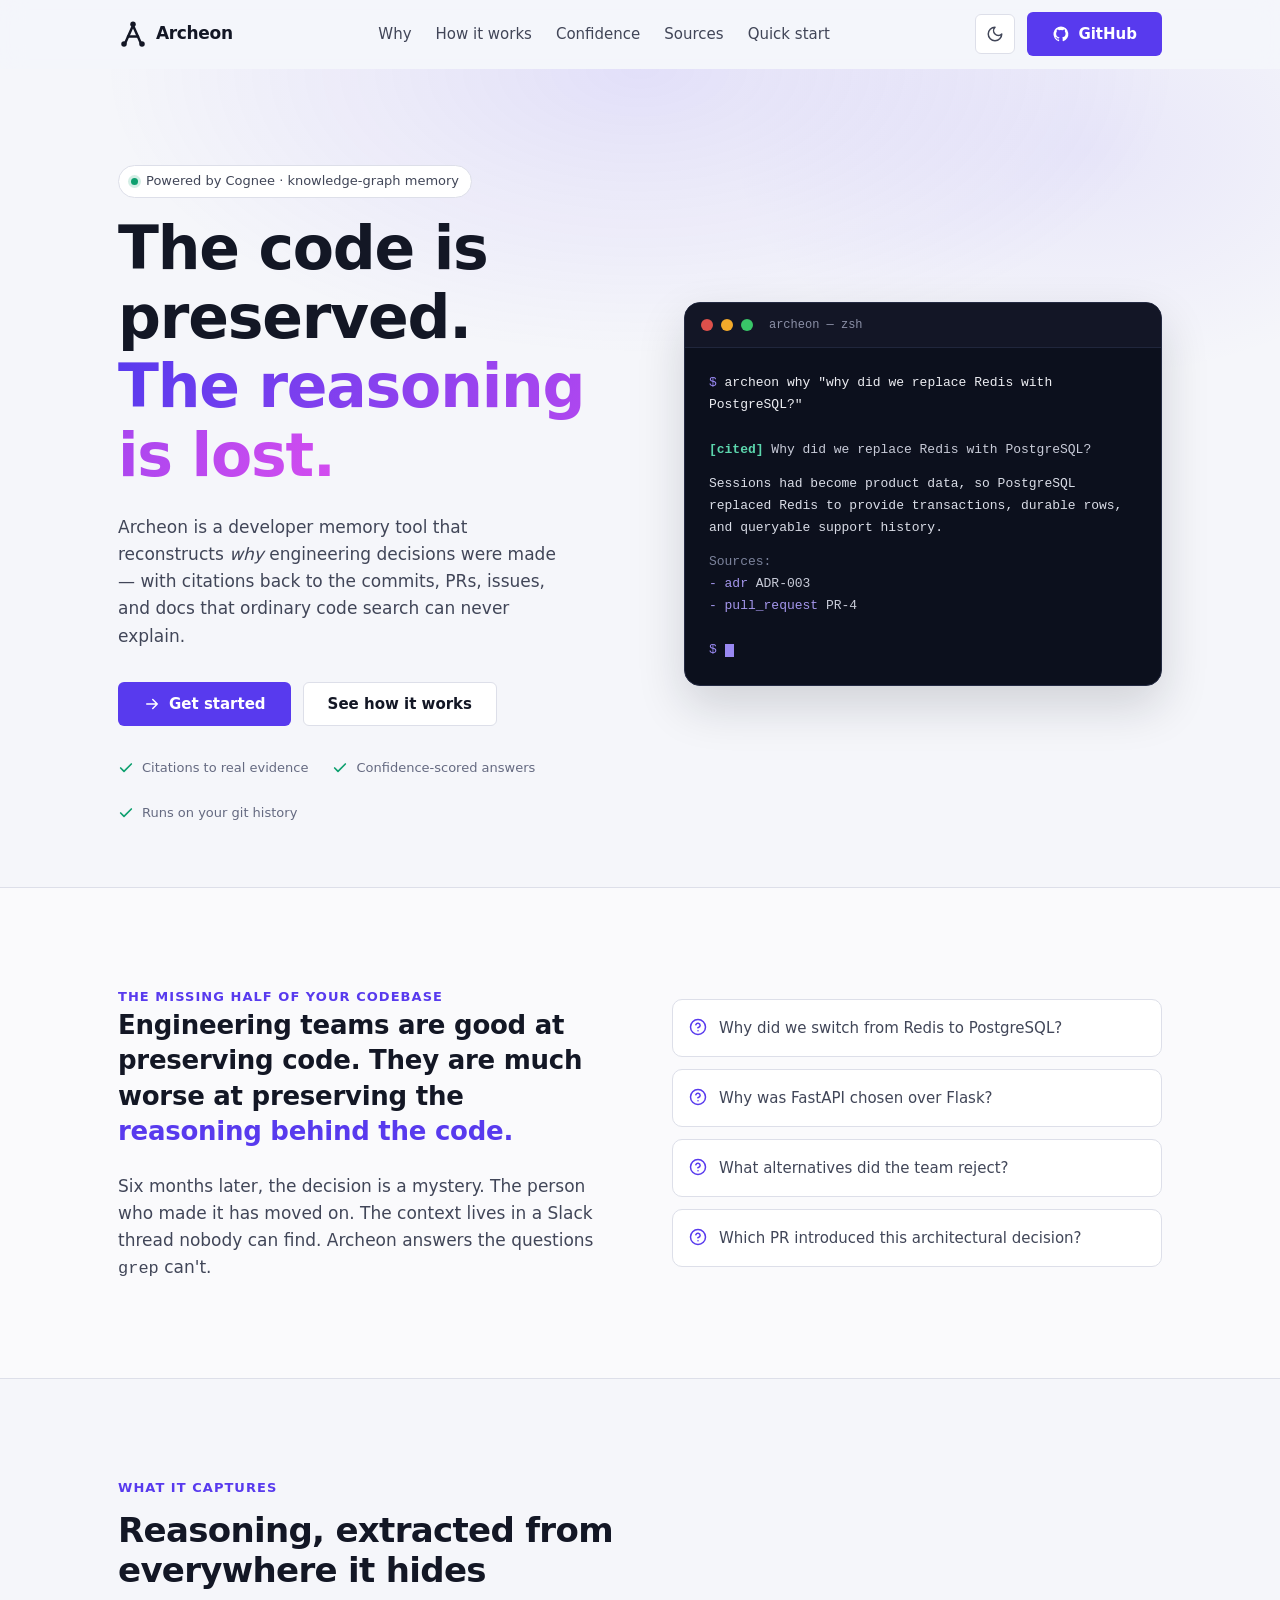
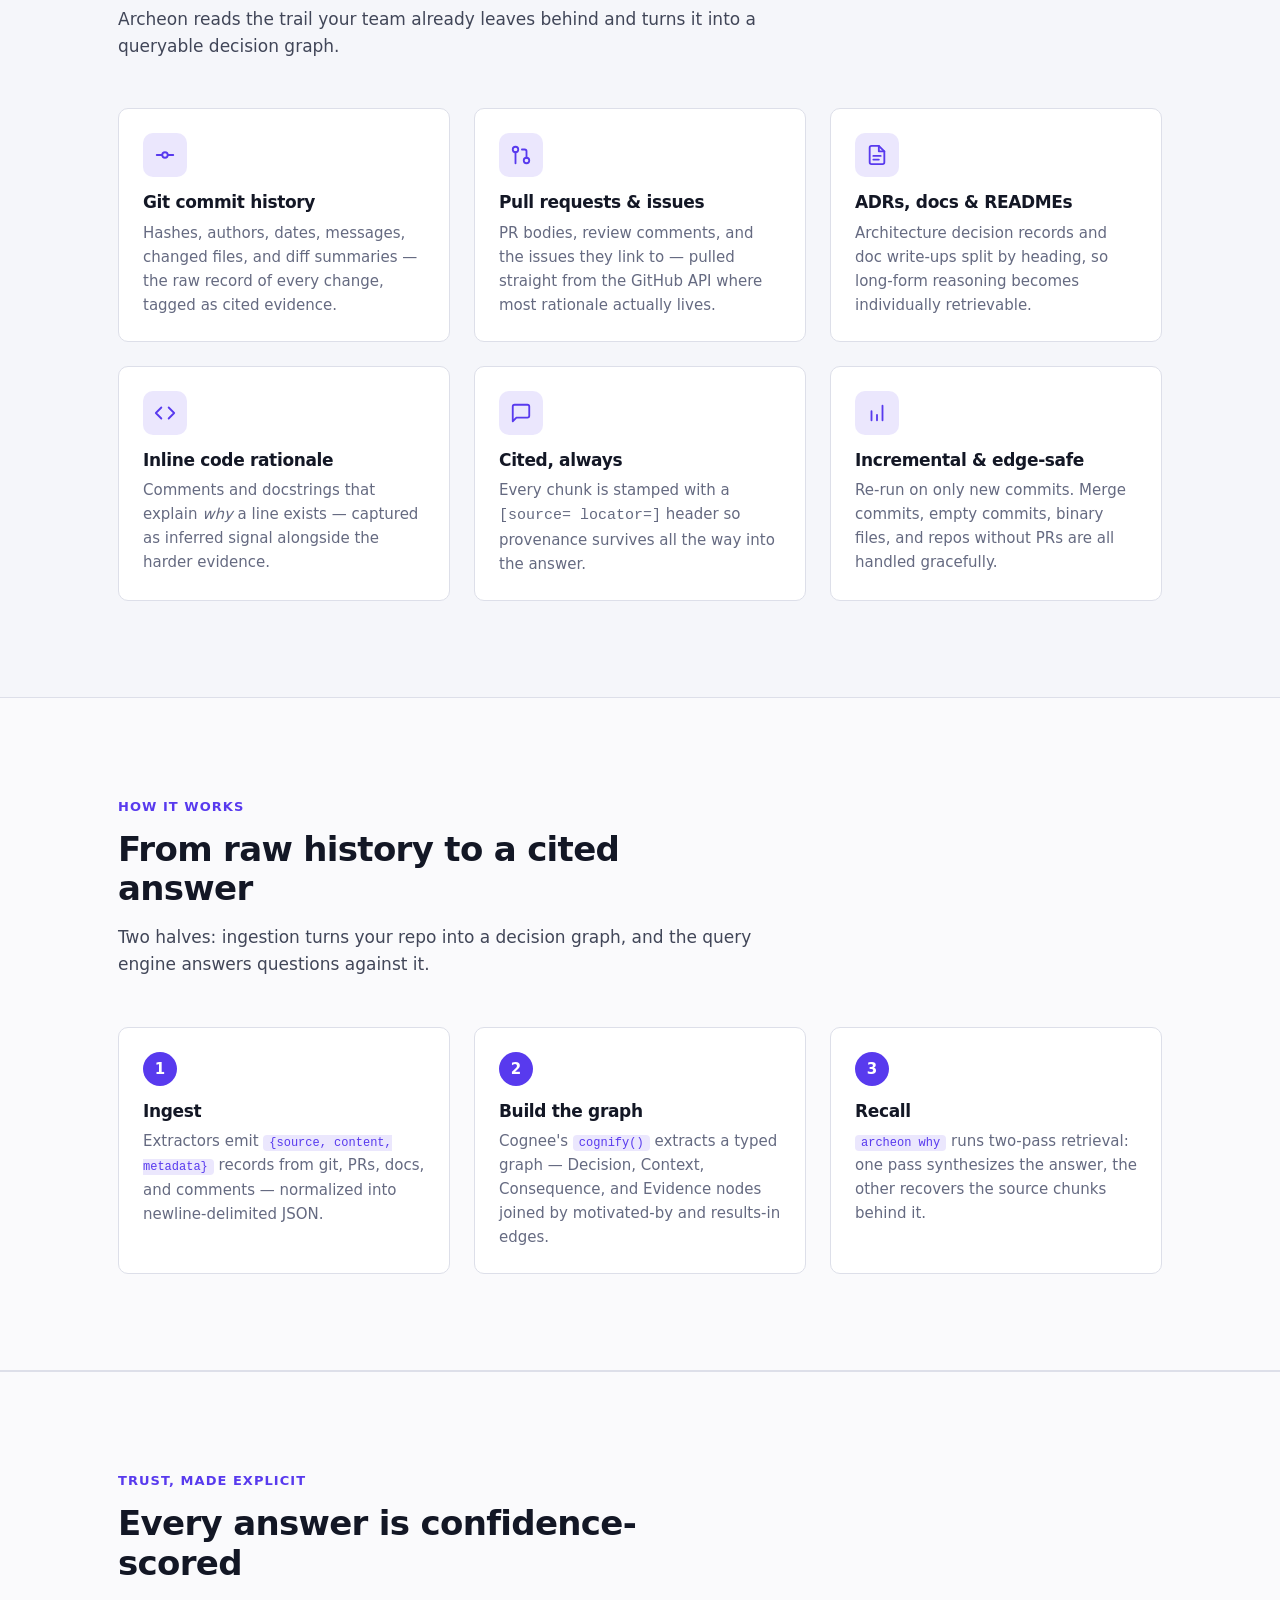
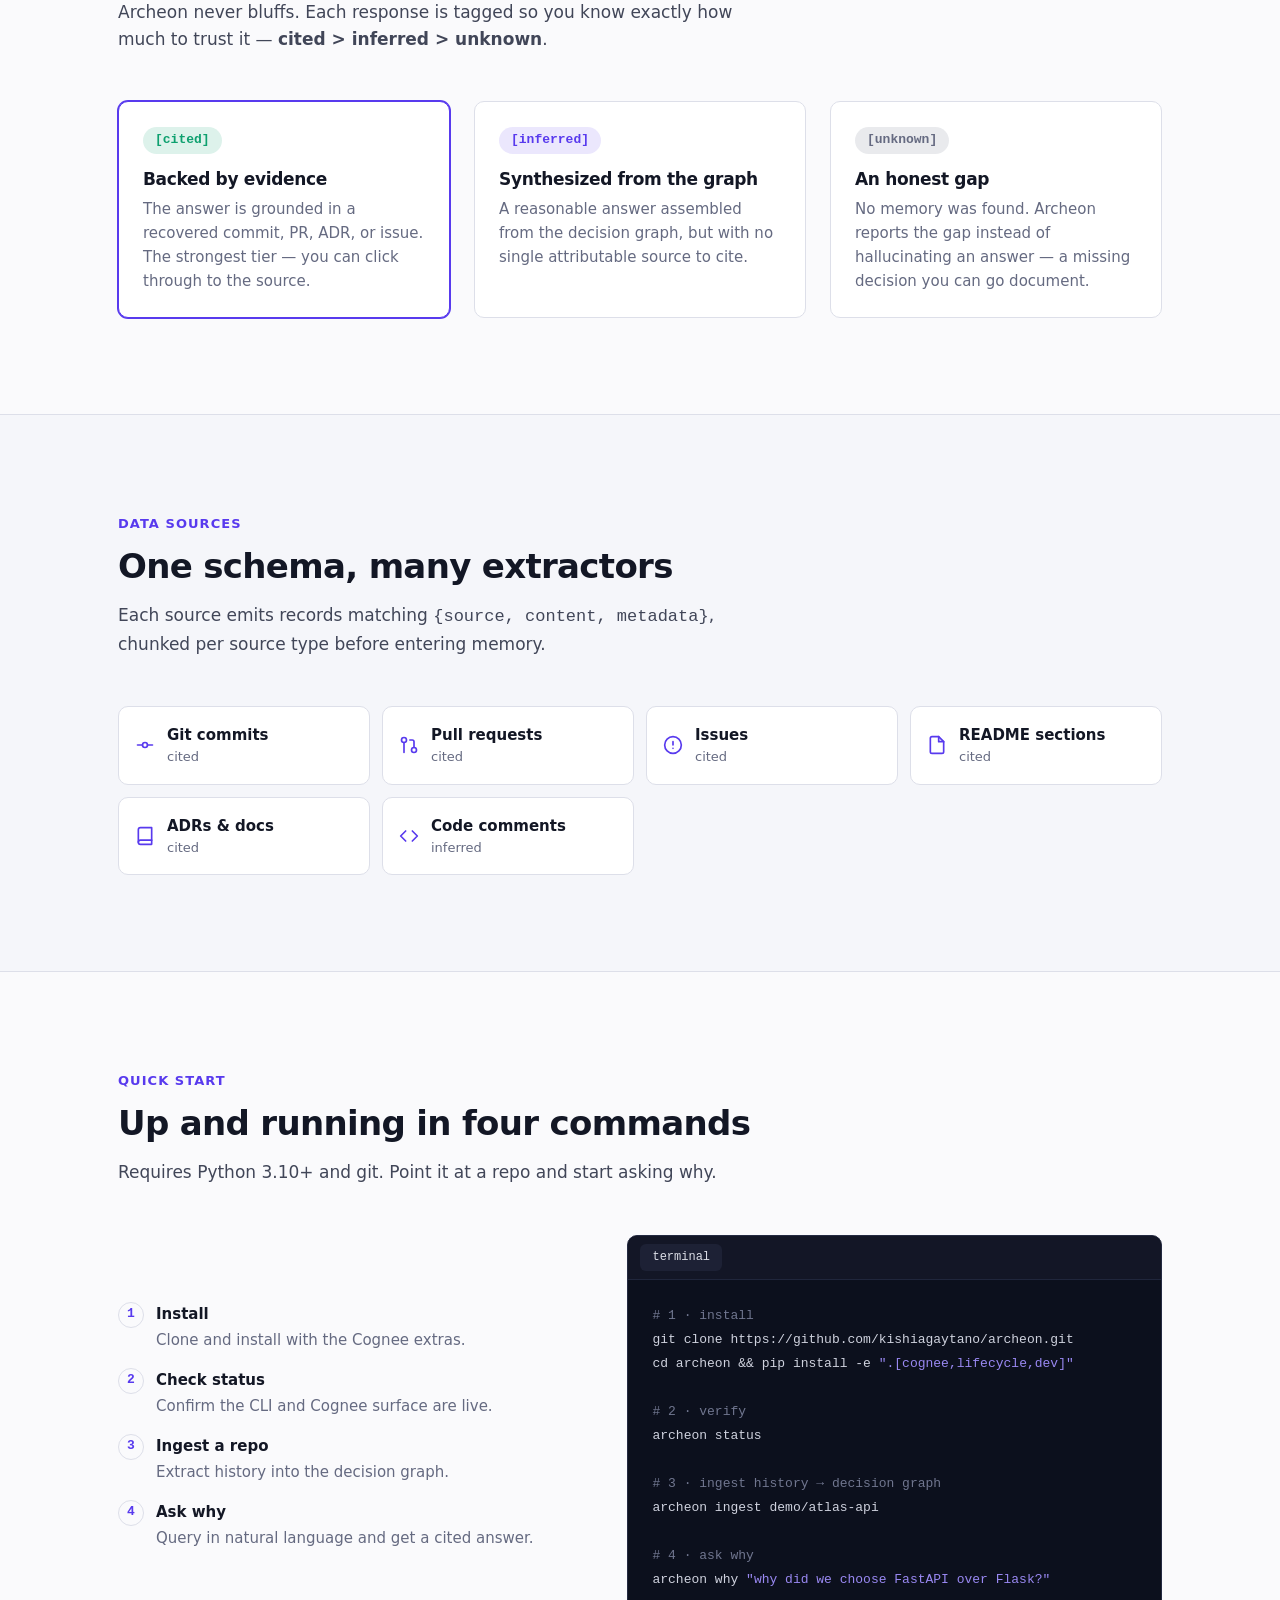
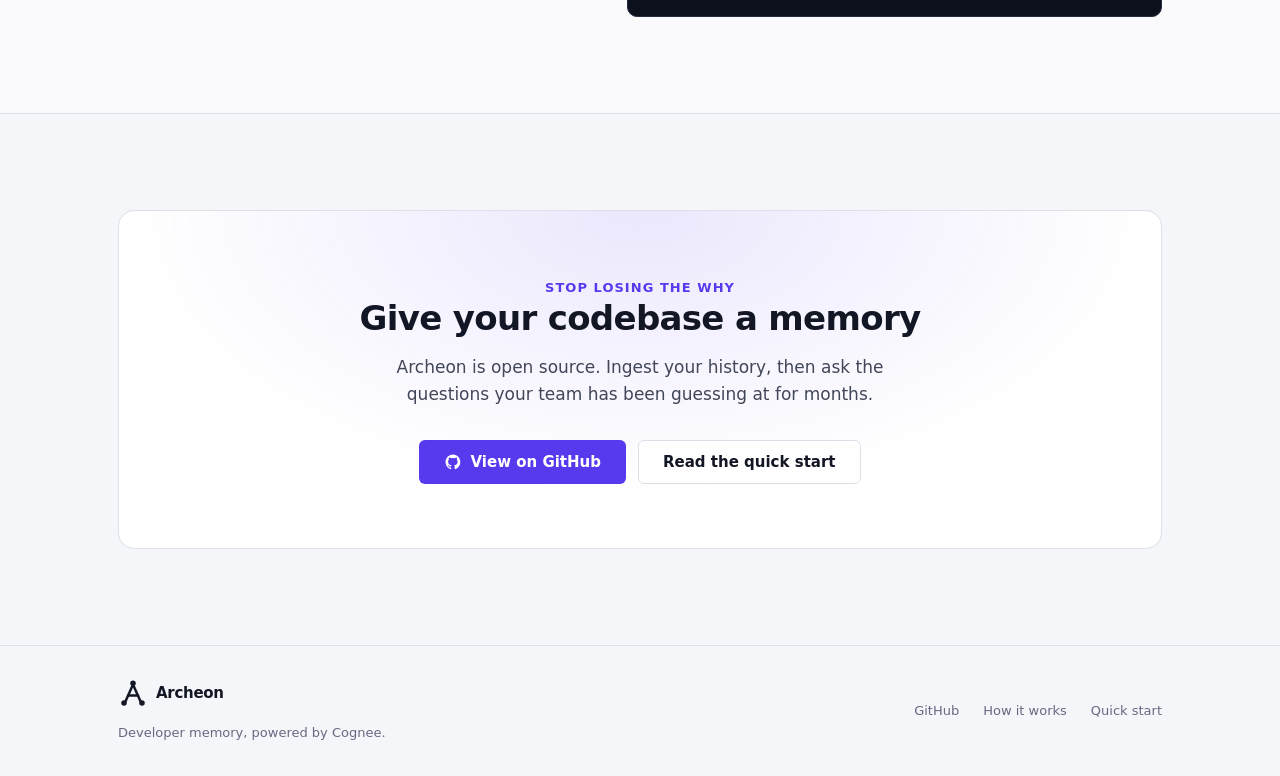
<file: site/index.html>
<!doctype html>
<html lang="en" data-theme="light">
<head>
  <meta charset="utf-8" />
  <meta name="viewport" content="width=device-width, initial-scale=1" />
  <title>Archeon — Developer memory for the "why" behind your code</title>
  <meta name="description" content="Archeon reconstructs why engineering decisions were made — with citations back to the commits, PRs, issues, and docs that ordinary code search can't explain." />
  <meta property="og:title" content="Archeon — Developer memory for the why behind your code" />
  <meta property="og:description" content="Reconstruct why engineering decisions were made, with citations to commits, PRs, issues, and docs." />
  <meta property="og:type" content="website" />
  <link rel="preconnect" href="" />
  <link rel="stylesheet" href="styles.css" />
  <link rel="icon" href="data:image/svg+xml,%3Csvg xmlns='http://www.w3.org/2000/svg' viewBox='0 0 24 24' fill='none' stroke='%23131826' stroke-width='2' stroke-linecap='round' stroke-linejoin='round'%3E%3Cline x1='12' y1='5.2' x2='5.6' y2='19.6'/%3E%3Cline x1='12' y1='5.2' x2='18.4' y2='19.6'/%3E%3Cline x1='8.1' y1='14' x2='15.9' y2='14'/%3E%3Ccircle cx='12' cy='4.2' r='2.2' fill='%23131826' stroke='none'/%3E%3Ccircle cx='4.8' cy='20' r='2.2' fill='%23131826' stroke='none'/%3E%3Ccircle cx='19.2' cy='20' r='2.2' fill='%23131826' stroke='none'/%3E%3C/svg%3E" />
</head>
<body>

  <!-- ============================================================ NAV ===== -->
  <header class="nav" id="nav">
    <div class="container nav-inner">
      <a href="#top" class="brand">
        <svg class="brand-mark" viewBox="0 0 24 24" fill="none" stroke="currentColor" stroke-width="2" stroke-linecap="round" stroke-linejoin="round" aria-hidden="true">
          <line x1="12" y1="5.2" x2="5.6" y2="19.6"/><line x1="12" y1="5.2" x2="18.4" y2="19.6"/><line x1="8.1" y1="14" x2="15.9" y2="14"/><circle cx="12" cy="4.2" r="2.2" fill="currentColor" stroke="none"/><circle cx="4.8" cy="20" r="2.2" fill="currentColor" stroke="none"/><circle cx="19.2" cy="20" r="2.2" fill="currentColor" stroke="none"/>
        </svg>
        Archeon
      </a>
      <nav class="nav-links" aria-label="Primary">
        <a href="#problem">Why</a>
        <a href="#how">How it works</a>
        <a href="#confidence">Confidence</a>
        <a href="#sources">Sources</a>
        <a href="#quickstart">Quick start</a>
      </nav>
      <div class="nav-actions">
        <button class="icon-btn theme-toggle" id="themeToggle" aria-label="Toggle dark mode" title="Toggle theme">
          <svg class="moon" viewBox="0 0 24 24" fill="none" stroke="currentColor" stroke-width="2" stroke-linecap="round" stroke-linejoin="round" aria-hidden="true"><path d="M12 3a6 6 0 0 0 9 9 9 9 0 1 1-9-9Z"/></svg>
          <svg class="sun" viewBox="0 0 24 24" fill="none" stroke="currentColor" stroke-width="2" stroke-linecap="round" stroke-linejoin="round" aria-hidden="true"><circle cx="12" cy="12" r="4"/><path d="M12 2v2M12 20v2M4.9 4.9l1.4 1.4M17.7 17.7l1.4 1.4M2 12h2M20 12h2M4.9 19.1l1.4-1.4M17.7 6.3l1.4-1.4"/></svg>
        </button>
        <a class="btn btn-primary" href="https://github.com/kishiagaytano/archeon" target="_blank" rel="noopener">
          <svg viewBox="0 0 24 24" fill="currentColor" aria-hidden="true"><path d="M12 2A10 10 0 0 0 8.8 21.5c.5.1.7-.2.7-.5v-1.7c-2.8.6-3.4-1.3-3.4-1.3-.5-1.2-1.1-1.5-1.1-1.5-.9-.6.1-.6.1-.6 1 .1 1.5 1 1.5 1 .9 1.5 2.3 1.1 2.9.8.1-.6.3-1.1.6-1.4-2.2-.2-4.6-1.1-4.6-5 0-1.1.4-2 1-2.7-.1-.3-.4-1.3.1-2.7 0 0 .8-.3 2.7 1a9.4 9.4 0 0 1 5 0c1.9-1.3 2.7-1 2.7-1 .5 1.4.2 2.4.1 2.7.6.7 1 1.6 1 2.7 0 3.9-2.3 4.8-4.6 5 .4.3.7.9.7 1.9v2.8c0 .3.2.6.7.5A10 10 0 0 0 12 2Z"/></svg>
          GitHub
        </a>
      </div>
    </div>
  </header>

  <main id="top">

    <!-- ========================================================= HERO ===== -->
    <section class="hero">
      <div class="hero-glow" aria-hidden="true"></div>
      <div class="container hero-inner">
        <div>
          <span class="pill"><span class="dot"></span> Powered by Cognee · knowledge-graph memory</span>
          <h1>The code is preserved.<br /><span class="grad">The reasoning is lost.</span></h1>
          <p class="hero-sub">
            Archeon is a developer memory tool that reconstructs <em>why</em> engineering
            decisions were made — with citations back to the commits, PRs, issues, and docs
            that ordinary code search can never explain.
          </p>
          <div class="hero-cta">
            <a class="btn btn-primary" href="#quickstart">
              <svg viewBox="0 0 24 24" fill="none" stroke="currentColor" stroke-width="2" stroke-linecap="round" stroke-linejoin="round" aria-hidden="true"><path d="M5 12h14M13 6l6 6-6 6"/></svg>
              Get started
            </a>
            <a class="btn btn-secondary" href="#how">See how it works</a>
          </div>
          <div class="hero-meta">
            <span><svg viewBox="0 0 24 24" fill="none" stroke="currentColor" stroke-width="2.5" stroke-linecap="round" stroke-linejoin="round" aria-hidden="true"><path d="M20 6 9 17l-5-5"/></svg> Citations to real evidence</span>
            <span><svg viewBox="0 0 24 24" fill="none" stroke="currentColor" stroke-width="2.5" stroke-linecap="round" stroke-linejoin="round" aria-hidden="true"><path d="M20 6 9 17l-5-5"/></svg> Confidence-scored answers</span>
            <span><svg viewBox="0 0 24 24" fill="none" stroke="currentColor" stroke-width="2.5" stroke-linecap="round" stroke-linejoin="round" aria-hidden="true"><path d="M20 6 9 17l-5-5"/></svg> Runs on your git history</span>
          </div>
        </div>

        <div class="terminal reveal" aria-hidden="true">
          <div class="terminal-bar">
            <span class="dot r"></span><span class="dot y"></span><span class="dot g"></span>
            <span class="title">archeon — zsh</span>
          </div>
          <div class="terminal-body">
            <div><span class="prompt">$</span> <span class="cmd">archeon why "why did we replace Redis with PostgreSQL?"</span></div>
            <br />
            <div><span class="badge-cited">[cited]</span> Why did we replace Redis with PostgreSQL?</div>
            <span class="answer">Sessions had become product data, so PostgreSQL replaced Redis to
provide transactions, durable rows, and queryable support history.</span>
            <div><span class="label">Sources:</span></div>
            <div>  <span class="src">- adr</span> ADR-003</div>
            <div>  <span class="src">- pull_request</span> PR-4</div>
            <br />
            <div><span class="prompt">$</span> <span class="cursor"></span></div>
          </div>
        </div>
      </div>
    </section>

    <!-- ====================================================== PROBLEM ===== -->
    <section class="problem section" id="problem">
      <div class="container problem-grid">
        <div class="reveal">
          <span class="eyebrow">The missing half of your codebase</span>
          <blockquote>
            Engineering teams are good at preserving code. They are much worse at
            preserving the <span class="accent">reasoning behind the code.</span>
          </blockquote>
          <p class="hero-sub" style="max-width:46ch;margin-top:24px;">
            Six months later, the decision is a mystery. The person who made it has moved
            on. The context lives in a Slack thread nobody can find. Archeon answers the
            questions <code>grep</code> can't.
          </p>
        </div>
        <div class="qlist reveal">
          <div class="q"><svg viewBox="0 0 24 24" fill="none" stroke="currentColor" stroke-width="2" stroke-linecap="round" stroke-linejoin="round"><circle cx="12" cy="12" r="10"/><path d="M9.1 9a3 3 0 0 1 5.8 1c0 2-3 3-3 3"/><path d="M12 17h.01"/></svg> Why did we switch from Redis to PostgreSQL?</div>
          <div class="q"><svg viewBox="0 0 24 24" fill="none" stroke="currentColor" stroke-width="2" stroke-linecap="round" stroke-linejoin="round"><circle cx="12" cy="12" r="10"/><path d="M9.1 9a3 3 0 0 1 5.8 1c0 2-3 3-3 3"/><path d="M12 17h.01"/></svg> Why was FastAPI chosen over Flask?</div>
          <div class="q"><svg viewBox="0 0 24 24" fill="none" stroke="currentColor" stroke-width="2" stroke-linecap="round" stroke-linejoin="round"><circle cx="12" cy="12" r="10"/><path d="M9.1 9a3 3 0 0 1 5.8 1c0 2-3 3-3 3"/><path d="M12 17h.01"/></svg> What alternatives did the team reject?</div>
          <div class="q"><svg viewBox="0 0 24 24" fill="none" stroke="currentColor" stroke-width="2" stroke-linecap="round" stroke-linejoin="round"><circle cx="12" cy="12" r="10"/><path d="M9.1 9a3 3 0 0 1 5.8 1c0 2-3 3-3 3"/><path d="M12 17h.01"/></svg> Which PR introduced this architectural decision?</div>
        </div>
      </div>
    </section>

    <!-- ===================================================== FEATURES ===== -->
    <section class="section" id="features">
      <div class="container">
        <div class="section-head reveal">
          <span class="eyebrow">What it captures</span>
          <h2>Reasoning, extracted from everywhere it hides</h2>
          <p>Archeon reads the trail your team already leaves behind and turns it into a queryable decision graph.</p>
        </div>
        <div class="grid-3">
          <div class="feature reveal">
            <div class="feature-ico"><svg viewBox="0 0 24 24" fill="none" stroke="currentColor" stroke-width="2" stroke-linecap="round" stroke-linejoin="round"><circle cx="12" cy="12" r="3"/><line x1="3" y1="12" x2="9" y2="12"/><line x1="15" y1="12" x2="21" y2="12"/></svg></div>
            <h3>Git commit history</h3>
            <p>Hashes, authors, dates, messages, changed files, and diff summaries — the raw record of every change, tagged as cited evidence.</p>
          </div>
          <div class="feature reveal">
            <div class="feature-ico"><svg viewBox="0 0 24 24" fill="none" stroke="currentColor" stroke-width="2" stroke-linecap="round" stroke-linejoin="round"><circle cx="18" cy="18" r="3"/><circle cx="6" cy="6" r="3"/><path d="M13 6h3a2 2 0 0 1 2 2v7"/><line x1="6" y1="9" x2="6" y2="21"/></svg></div>
            <h3>Pull requests &amp; issues</h3>
            <p>PR bodies, review comments, and the issues they link to — pulled straight from the GitHub API where most rationale actually lives.</p>
          </div>
          <div class="feature reveal">
            <div class="feature-ico"><svg viewBox="0 0 24 24" fill="none" stroke="currentColor" stroke-width="2" stroke-linecap="round" stroke-linejoin="round"><path d="M14 2H6a2 2 0 0 0-2 2v16a2 2 0 0 0 2 2h12a2 2 0 0 0 2-2V8z"/><path d="M14 2v6h6"/><line x1="8" y1="13" x2="16" y2="13"/><line x1="8" y1="17" x2="14" y2="17"/></svg></div>
            <h3>ADRs, docs &amp; READMEs</h3>
            <p>Architecture decision records and doc write-ups split by heading, so long-form reasoning becomes individually retrievable.</p>
          </div>
          <div class="feature reveal">
            <div class="feature-ico"><svg viewBox="0 0 24 24" fill="none" stroke="currentColor" stroke-width="2" stroke-linecap="round" stroke-linejoin="round"><polyline points="16 18 22 12 16 6"/><polyline points="8 6 2 12 8 18"/></svg></div>
            <h3>Inline code rationale</h3>
            <p>Comments and docstrings that explain <em>why</em> a line exists — captured as inferred signal alongside the harder evidence.</p>
          </div>
          <div class="feature reveal">
            <div class="feature-ico"><svg viewBox="0 0 24 24" fill="none" stroke="currentColor" stroke-width="2" stroke-linecap="round" stroke-linejoin="round"><path d="M21 15a2 2 0 0 1-2 2H7l-4 4V5a2 2 0 0 1 2-2h14a2 2 0 0 1 2 2z"/></svg></div>
            <h3>Cited, always</h3>
            <p>Every chunk is stamped with a <code>[source= locator=]</code> header so provenance survives all the way into the answer.</p>
          </div>
          <div class="feature reveal">
            <div class="feature-ico"><svg viewBox="0 0 24 24" fill="none" stroke="currentColor" stroke-width="2" stroke-linecap="round" stroke-linejoin="round"><path d="M12 20v-6M6 20V10M18 20V4"/></svg></div>
            <h3>Incremental &amp; edge-safe</h3>
            <p>Re-run on only new commits. Merge commits, empty commits, binary files, and repos without PRs are all handled gracefully.</p>
          </div>
        </div>
      </div>
    </section>

    <!-- ======================================================== HOW-IT ===== -->
    <section class="section" id="how" style="background:var(--surface-2);border-block:1px solid var(--border);">
      <div class="container">
        <div class="section-head reveal">
          <span class="eyebrow">How it works</span>
          <h2>From raw history to a cited answer</h2>
          <p>Two halves: ingestion turns your repo into a decision graph, and the query engine answers questions against it.</p>
        </div>
        <div class="steps">
          <div class="step reveal">
            <div class="step-num"></div>
            <h3>Ingest</h3>
            <p>Extractors emit <code>{source, content, metadata}</code> records from git, PRs, docs, and comments — normalized into newline-delimited JSON.</p>
          </div>
          <div class="step reveal">
            <div class="step-num"></div>
            <h3>Build the graph</h3>
            <p>Cognee's <code>cognify()</code> extracts a typed graph — Decision, Context, Consequence, and Evidence nodes joined by motivated-by and results-in edges.</p>
          </div>
          <div class="step reveal">
            <div class="step-num"></div>
            <h3>Recall</h3>
            <p><code>archeon why</code> runs two-pass retrieval: one pass synthesizes the answer, the other recovers the source chunks behind it.</p>
          </div>
        </div>
      </div>
    </section>

    <!-- =================================================== CONFIDENCE ===== -->
    <section class="confidence section" id="confidence">
      <div class="container">
        <div class="section-head reveal">
          <span class="eyebrow">Trust, made explicit</span>
          <h2>Every answer is confidence-scored</h2>
          <p>Archeon never bluffs. Each response is tagged so you know exactly how much to trust it — <strong>cited &gt; inferred &gt; unknown</strong>.</p>
        </div>
        <div class="tiers">
          <div class="tier is-primary reveal">
            <span class="tier-badge cited">[cited]</span>
            <h3>Backed by evidence</h3>
            <p>The answer is grounded in a recovered commit, PR, ADR, or issue. The strongest tier — you can click through to the source.</p>
          </div>
          <div class="tier reveal">
            <span class="tier-badge inferred">[inferred]</span>
            <h3>Synthesized from the graph</h3>
            <p>A reasonable answer assembled from the decision graph, but with no single attributable source to cite.</p>
          </div>
          <div class="tier reveal">
            <span class="tier-badge unknown">[unknown]</span>
            <h3>An honest gap</h3>
            <p>No memory was found. Archeon reports the gap instead of hallucinating an answer — a missing decision you can go document.</p>
          </div>
        </div>
      </div>
    </section>

    <!-- ====================================================== SOURCES ===== -->
    <section class="section" id="sources">
      <div class="container">
        <div class="section-head reveal">
          <span class="eyebrow">Data sources</span>
          <h2>One schema, many extractors</h2>
          <p>Each source emits records matching <code>{source, content, metadata}</code>, chunked per source type before entering memory.</p>
        </div>
        <div class="sources-grid">
          <div class="source-row reveal"><svg viewBox="0 0 24 24" fill="none" stroke="currentColor" stroke-width="2" stroke-linecap="round" stroke-linejoin="round"><circle cx="12" cy="12" r="3"/><line x1="3" y1="12" x2="9" y2="12"/><line x1="15" y1="12" x2="21" y2="12"/></svg><div class="meta"><strong>Git commits</strong><span>cited</span></div></div>
          <div class="source-row reveal"><svg viewBox="0 0 24 24" fill="none" stroke="currentColor" stroke-width="2" stroke-linecap="round" stroke-linejoin="round"><circle cx="18" cy="18" r="3"/><circle cx="6" cy="6" r="3"/><path d="M13 6h3a2 2 0 0 1 2 2v7"/><line x1="6" y1="9" x2="6" y2="21"/></svg><div class="meta"><strong>Pull requests</strong><span>cited</span></div></div>
          <div class="source-row reveal"><svg viewBox="0 0 24 24" fill="none" stroke="currentColor" stroke-width="2" stroke-linecap="round" stroke-linejoin="round"><circle cx="12" cy="12" r="10"/><path d="M12 8v4M12 16h.01"/></svg><div class="meta"><strong>Issues</strong><span>cited</span></div></div>
          <div class="source-row reveal"><svg viewBox="0 0 24 24" fill="none" stroke="currentColor" stroke-width="2" stroke-linecap="round" stroke-linejoin="round"><path d="M14 2H6a2 2 0 0 0-2 2v16a2 2 0 0 0 2 2h12a2 2 0 0 0 2-2V8z"/><path d="M14 2v6h6"/></svg><div class="meta"><strong>README sections</strong><span>cited</span></div></div>
          <div class="source-row reveal"><svg viewBox="0 0 24 24" fill="none" stroke="currentColor" stroke-width="2" stroke-linecap="round" stroke-linejoin="round"><path d="M4 19.5A2.5 2.5 0 0 1 6.5 17H20"/><path d="M6.5 2H20v20H6.5A2.5 2.5 0 0 1 4 19.5v-15A2.5 2.5 0 0 1 6.5 2z"/></svg><div class="meta"><strong>ADRs &amp; docs</strong><span>cited</span></div></div>
          <div class="source-row reveal"><svg viewBox="0 0 24 24" fill="none" stroke="currentColor" stroke-width="2" stroke-linecap="round" stroke-linejoin="round"><polyline points="16 18 22 12 16 6"/><polyline points="8 6 2 12 8 18"/></svg><div class="meta"><strong>Code comments</strong><span>inferred</span></div></div>
        </div>
      </div>
    </section>

    <!-- =================================================== QUICKSTART ===== -->
    <section class="section" id="quickstart" style="background:var(--surface-2);border-block:1px solid var(--border);">
      <div class="container">
        <div class="section-head reveal">
          <span class="eyebrow">Quick start</span>
          <h2>Up and running in four commands</h2>
          <p>Requires Python 3.10+ and git. Point it at a repo and start asking why.</p>
        </div>
        <div class="quickstart-grid">
          <div class="steps-list reveal">
            <div class="li"><span class="n">1</span><div><b>Install</b><p>Clone and install with the Cognee extras.</p></div></div>
            <div class="li"><span class="n">2</span><div><b>Check status</b><p>Confirm the CLI and Cognee surface are live.</p></div></div>
            <div class="li"><span class="n">3</span><div><b>Ingest a repo</b><p>Extract history into the decision graph.</p></div></div>
            <div class="li"><span class="n">4</span><div><b>Ask why</b><p>Query in natural language and get a cited answer.</p></div></div>
          </div>
          <div class="code-block reveal">
            <div class="code-tabs">
              <span class="code-tab active">terminal</span>
            </div>
<pre><code><span class="c"># 1 · install</span>
git clone https://github.com/kishiagaytano/archeon.git
cd archeon &amp;&amp; pip install -e <span class="p">".[cognee,lifecycle,dev]"</span>

<span class="c"># 2 · verify</span>
archeon status

<span class="c"># 3 · ingest history → decision graph</span>
archeon ingest demo/atlas-api

<span class="c"># 4 · ask why</span>
archeon why <span class="p">"why did we choose FastAPI over Flask?"</span></code></pre>
          </div>
        </div>
      </div>
    </section>

    <!-- ========================================================== CTA ===== -->
    <section class="section cta-band">
      <div class="container">
        <div class="cta-card reveal">
          <span class="eyebrow">Stop losing the why</span>
          <h2>Give your codebase a memory</h2>
          <p>Archeon is open source. Ingest your history, then ask the questions your team has been guessing at for months.</p>
          <div class="hero-cta">
            <a class="btn btn-primary" href="https://github.com/kishiagaytano/archeon" target="_blank" rel="noopener">
              <svg viewBox="0 0 24 24" fill="currentColor" aria-hidden="true"><path d="M12 2A10 10 0 0 0 8.8 21.5c.5.1.7-.2.7-.5v-1.7c-2.8.6-3.4-1.3-3.4-1.3-.5-1.2-1.1-1.5-1.1-1.5-.9-.6.1-.6.1-.6 1 .1 1.5 1 1.5 1 .9 1.5 2.3 1.1 2.9.8.1-.6.3-1.1.6-1.4-2.2-.2-4.6-1.1-4.6-5 0-1.1.4-2 1-2.7-.1-.3-.4-1.3.1-2.7 0 0 .8-.3 2.7 1a9.4 9.4 0 0 1 5 0c1.9-1.3 2.7-1 2.7-1 .5 1.4.2 2.4.1 2.7.6.7 1 1.6 1 2.7 0 3.9-2.3 4.8-4.6 5 .4.3.7.9.7 1.9v2.8c0 .3.2.6.7.5A10 10 0 0 0 12 2Z"/></svg>
              View on GitHub
            </a>
            <a class="btn btn-secondary" href="#quickstart">Read the quick start</a>
          </div>
        </div>
      </div>
    </section>
  </main>

  <!-- ========================================================= FOOTER ===== -->
  <footer class="footer">
    <div class="container footer-inner">
      <div>
        <a href="#top" class="brand">
          <svg class="brand-mark" viewBox="0 0 24 24" fill="none" stroke="currentColor" stroke-width="2" stroke-linecap="round" stroke-linejoin="round" aria-hidden="true"><line x1="12" y1="5.2" x2="5.6" y2="19.6"/><line x1="12" y1="5.2" x2="18.4" y2="19.6"/><line x1="8.1" y1="14" x2="15.9" y2="14"/><circle cx="12" cy="4.2" r="2.2" fill="currentColor" stroke="none"/><circle cx="4.8" cy="20" r="2.2" fill="currentColor" stroke="none"/><circle cx="19.2" cy="20" r="2.2" fill="currentColor" stroke="none"/></svg>
          Archeon
        </a>
        <p class="muted" style="margin-top:8px;">Developer memory, powered by Cognee.</p>
      </div>
      <div class="footer-links">
        <a href="https://github.com/kishiagaytano/archeon" target="_blank" rel="noopener">GitHub</a>
        <a href="#how">How it works</a>
        <a href="#quickstart">Quick start</a>
      </div>
    </div>
  </footer>

  <script src="main.js"></script>
</body>
</html>
</file>
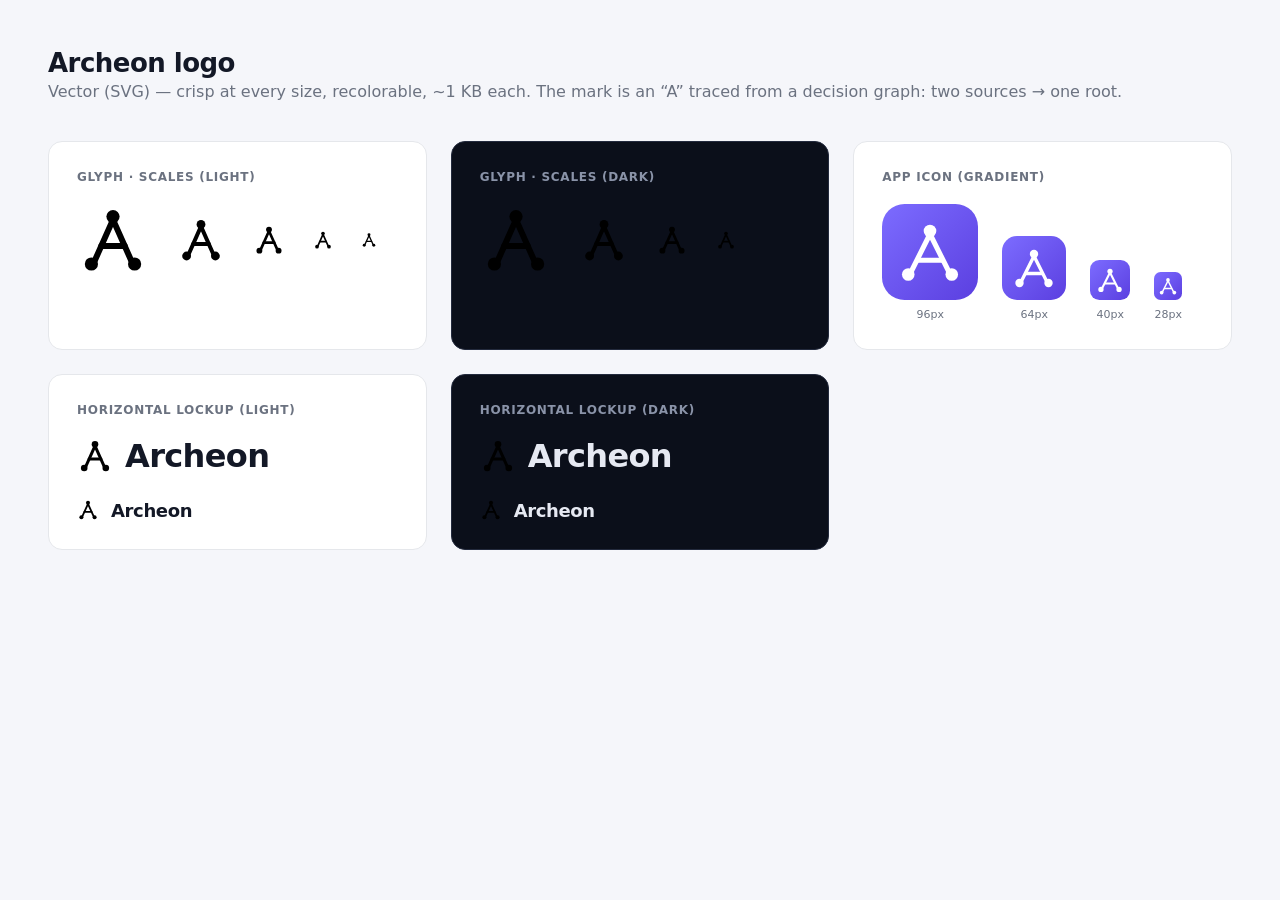
<file: site/assets/logo-preview.html>
<!doctype html>
<html lang="en">
<head>
<meta charset="utf-8"><meta name="viewport" content="width=device-width, initial-scale=1">
<title>Archeon — logo preview</title>
<style>
  :root{--accent:#6c4ff0;--ink:#131826;--muted:#6b7280;--bd:#e5e7eb;--bg:#f5f6fa;--card:#fff}
  *{box-sizing:border-box}
  body{margin:0;font-family:system-ui,-apple-system,"Segoe UI",Roboto,sans-serif;background:var(--bg);color:var(--ink);padding:48px}
  h1{font-size:26px;margin:0 0 4px;letter-spacing:-.02em}
  .sub{color:var(--muted);margin:0 0 40px}
  .grid{display:grid;grid-template-columns:repeat(auto-fit,minmax(280px,1fr));gap:24px}
  .card{background:var(--card);border:1px solid var(--bd);border-radius:14px;padding:28px}
  .card.dark{background:#0b0f1a;border-color:#232a3d;color:#e6e9f2}
  .lbl{font-size:12px;font-weight:600;letter-spacing:.06em;text-transform:uppercase;color:var(--muted);margin:0 0 20px}
  .dark .lbl{color:#8a93a8}
  .row{display:flex;align-items:center;gap:28px;flex-wrap:wrap}
  .glyph{color:var(--accent)}
  .dark .glyph{color:#9d8bff}
  .lockup{display:inline-flex;align-items:center;gap:12px;font-weight:800;letter-spacing:-.02em}
  .lockup.big{font-size:32px}.lockup.small{font-size:18px}
  .icons{display:flex;align-items:flex-end;gap:24px;flex-wrap:wrap}
  .icons figure{margin:0;text-align:center}
  .icons figcaption{font-size:11px;color:var(--muted);margin-top:8px}
  img.svg{display:block}
</style>
</head>
<body>
  <h1>Archeon logo</h1>
  <p class="sub">Vector (SVG) — crisp at every size, recolorable, ~1&nbsp;KB each. The mark is an “A” traced from a decision graph: two sources → one root.</p>

  <div class="grid">
    <div class="card">
      <p class="lbl">Glyph · scales (light)</p>
      <div class="row">
        <span class="glyph"><img class="svg" src="logo-glyph.svg" width="72" height="72" alt=""></span>
        <span class="glyph"><img class="svg" src="logo-glyph.svg" width="48" height="48" alt=""></span>
        <span class="glyph"><img class="svg" src="logo-glyph.svg" width="32" height="32" alt=""></span>
        <span class="glyph"><img class="svg" src="logo-glyph.svg" width="20" height="20" alt=""></span>
        <span class="glyph"><img class="svg" src="logo-glyph.svg" width="16" height="16" alt=""></span>
      </div>
    </div>

    <div class="card dark">
      <p class="lbl">Glyph · scales (dark)</p>
      <div class="row">
        <span class="glyph"><img class="svg" src="logo-glyph.svg" width="72" height="72" alt=""></span>
        <span class="glyph"><img class="svg" src="logo-glyph.svg" width="48" height="48" alt=""></span>
        <span class="glyph"><img class="svg" src="logo-glyph.svg" width="32" height="32" alt=""></span>
        <span class="glyph"><img class="svg" src="logo-glyph.svg" width="20" height="20" alt=""></span>
      </div>
    </div>

    <div class="card">
      <p class="lbl">App icon (gradient)</p>
      <div class="icons">
        <figure><img class="svg" src="logo-icon.svg" width="96" height="96" alt=""><figcaption>96px</figcaption></figure>
        <figure><img class="svg" src="logo-icon.svg" width="64" height="64" alt=""><figcaption>64px</figcaption></figure>
        <figure><img class="svg" src="logo-icon.svg" width="40" height="40" alt=""><figcaption>40px</figcaption></figure>
        <figure><img class="svg" src="logo-icon.svg" width="28" height="28" alt=""><figcaption>28px</figcaption></figure>
      </div>
    </div>

    <div class="card">
      <p class="lbl">Horizontal lockup (light)</p>
      <div class="row" style="flex-direction:column;align-items:flex-start;gap:24px">
        <span class="lockup big"><span class="glyph"><img class="svg" src="logo-glyph.svg" width="36" height="36" alt=""></span>Archeon</span>
        <span class="lockup small"><span class="glyph"><img class="svg" src="logo-glyph.svg" width="22" height="22" alt=""></span>Archeon</span>
      </div>
    </div>

    <div class="card dark">
      <p class="lbl">Horizontal lockup (dark)</p>
      <div class="row" style="flex-direction:column;align-items:flex-start;gap:24px">
        <span class="lockup big"><span class="glyph"><img class="svg" src="logo-glyph.svg" width="36" height="36" alt=""></span>Archeon</span>
        <span class="lockup small"><span class="glyph"><img class="svg" src="logo-glyph.svg" width="22" height="22" alt=""></span>Archeon</span>
      </div>
    </div>
  </div>
</body>
</html>
</file>
<file: site/styles.css>
/* =============================================================================
   Archeon — marketing site styles
   Built on a single token system (spacing / type / neutral ramp / one accent).
   Change --accent-h to rebrand everything.
   ============================================================================= */

:root {
  /* Spacing (4px base) */
  --space-1: 4px;
  --space-2: 8px;
  --space-3: 12px;
  --space-4: 16px;
  --space-6: 24px;
  --space-8: 32px;
  --space-12: 48px;
  --space-16: 64px;
  --space-24: 96px;

  /* Radius */
  --radius-sm: 6px;
  --radius-md: 10px;
  --radius-lg: 16px;
  --radius-pill: 999px;

  /* Type */
  --font-sans: system-ui, -apple-system, "Segoe UI", Roboto, Helvetica, Arial, sans-serif;
  --font-mono: ui-monospace, "SF Mono", "Cascadia Code", Menlo, Consolas, monospace;
  --text-xs: 12px;
  --text-sm: 13px;
  --text-base: 15px;
  --text-md: 17px;
  --text-lg: 20px;
  --text-xl: 26px;
  --text-2xl: 34px;
  --text-3xl: 46px;
  --text-4xl: 60px;
  --leading-tight: 1.15;
  --leading-normal: 1.6;
  --weight-normal: 400;
  --weight-medium: 500;
  --weight-semibold: 600;
  --weight-bold: 700;

  /* Accent — indigo, tuned so white text on the fill passes AA */
  --accent-h: 250;
  --accent-s: 84%;
  --accent:        hsl(var(--accent-h) var(--accent-s) 58%);
  --accent-hover:  hsl(var(--accent-h) var(--accent-s) 52%);
  --accent-active: hsl(var(--accent-h) var(--accent-s) 46%);
  --accent-subtle: hsl(var(--accent-h) var(--accent-s) 58% / 0.12);
  --accent-contrast: #ffffff;

  /* Semantic */
  --success: hsl(160 84% 34%);
  --warning: hsl(38  92% 46%);
  --danger:  hsl(0   72% 52%);

  /* Neutral ramp (LIGHT) */
  --bg:        hsl(228 30% 97%);
  --surface:   hsl(0 0% 100%);
  --surface-2: hsl(228 33% 98.5%);
  --border:    hsl(230 20% 89%);
  --text:      hsl(228 32% 11%);
  --text-dim:  hsl(228 15% 30%);
  --text-muted:hsl(228 12% 45%);
  --text-faint:hsl(228 12% 60%);

  /* Elevation */
  --shadow-sm: 0 1px 2px hsl(228 30% 12% / 0.06);
  --shadow-md: 0 6px 20px hsl(228 30% 12% / 0.09);
  --shadow-lg: 0 20px 48px hsl(228 30% 12% / 0.16);

  /* Motion */
  --ease: cubic-bezier(0.4, 0, 0.2, 1);
  --dur-fast: 120ms;
  --dur: 200ms;

  color-scheme: light;
}

:root[data-theme="dark"] {
  --bg:        hsl(228 42% 6%);
  --surface:   hsl(228 30% 10%);
  --surface-2: hsl(228 34% 8%);
  --border:    hsl(228 22% 20%);
  --text:      hsl(228 30% 96%);
  --text-dim:  hsl(228 18% 80%);
  --text-muted:hsl(228 14% 60%);
  --text-faint:hsl(228 12% 40%);

  --accent:        hsl(var(--accent-h) 90% 72%);
  --accent-hover:  hsl(var(--accent-h) 90% 78%);
  --accent-active: hsl(var(--accent-h) 90% 66%);
  --accent-subtle: hsl(var(--accent-h) 90% 72% / 0.14);
  --accent-contrast: hsl(228 42% 8%);

  --success: hsl(160 70% 55%);

  --shadow-sm: 0 1px 2px hsl(0 0% 0% / 0.4);
  --shadow-md: 0 6px 22px hsl(0 0% 0% / 0.45);
  --shadow-lg: 0 22px 52px hsl(0 0% 0% / 0.6);

  color-scheme: dark;
}

/* ---------------------------------------------------------------- base ----- */
* { box-sizing: border-box; }

html { scroll-behavior: smooth; scroll-padding-top: 88px; }

body {
  margin: 0;
  background: var(--bg);
  color: var(--text);
  font-family: var(--font-sans);
  font-size: var(--text-base);
  line-height: var(--leading-normal);
  -webkit-font-smoothing: antialiased;
  text-rendering: optimizeLegibility;
}

h1, h2, h3, h4 { line-height: var(--leading-tight); margin: 0; font-weight: var(--weight-bold); letter-spacing: -0.02em; }
p { margin: 0; }
a { color: inherit; text-decoration: none; }

.container {
  max-width: 1140px;
  margin-inline: auto;
  padding-inline: clamp(16px, 4vw, 48px);
}

.eyebrow {
  font-size: var(--text-sm);
  font-weight: var(--weight-semibold);
  letter-spacing: 0.08em;
  text-transform: uppercase;
  color: var(--accent);
}

.section { padding-block: var(--space-24); }
.section-head { max-width: 640px; margin-bottom: var(--space-12); }
.section-head h2 { font-size: var(--text-2xl); margin-top: var(--space-3); }
.section-head p { margin-top: var(--space-4); color: var(--text-dim); font-size: var(--text-md); }

/* --------------------------------------------------------------- buttons --- */
.btn {
  display: inline-flex;
  align-items: center;
  justify-content: center;
  gap: var(--space-2);
  height: 44px;
  padding-inline: var(--space-6);
  border-radius: var(--radius-sm);
  border: 1px solid transparent;
  font-family: inherit;
  font-size: var(--text-base);
  font-weight: var(--weight-semibold);
  cursor: pointer;
  white-space: nowrap;
  transition: background var(--dur) var(--ease), border-color var(--dur) var(--ease),
              transform var(--dur-fast) var(--ease), color var(--dur) var(--ease);
}
.btn:active { transform: translateY(1px); }
.btn:focus-visible { outline: 2px solid var(--accent); outline-offset: 2px; }
.btn svg { width: 18px; height: 18px; }

.btn-primary { background: var(--accent); color: var(--accent-contrast); }
.btn-primary:hover { background: var(--accent-hover); }
.btn-primary:active { background: var(--accent-active); }

.btn-secondary { background: var(--surface); color: var(--text); border-color: var(--border); }
.btn-secondary:hover { background: var(--surface-2); border-color: var(--text-faint); }

/* ------------------------------------------------------------------ nav ---- */
.nav {
  position: sticky;
  top: 0;
  z-index: 50;
  background: color-mix(in srgb, var(--bg) 82%, transparent);
  backdrop-filter: saturate(180%) blur(12px);
  border-bottom: 1px solid transparent;
  transition: border-color var(--dur) var(--ease), background var(--dur) var(--ease);
}
.nav.scrolled { border-bottom-color: var(--border); }
.nav-inner {
  display: flex;
  align-items: center;
  justify-content: space-between;
  height: 68px;
  gap: var(--space-6);
}
.brand { display: inline-flex; align-items: center; gap: var(--space-2); font-weight: var(--weight-bold); font-size: var(--text-md); letter-spacing: -0.02em; }
.brand-mark { width: 30px; height: 30px; color: var(--text); flex: none; }
.nav-links { display: flex; align-items: center; gap: var(--space-6); }
.nav-links a { color: var(--text-dim); font-size: var(--text-base); font-weight: var(--weight-medium); transition: color var(--dur) var(--ease); }
.nav-links a:hover { color: var(--text); }
.nav-actions { display: flex; align-items: center; gap: var(--space-3); }

.icon-btn {
  display: inline-flex; align-items: center; justify-content: center;
  width: 40px; height: 40px;
  border-radius: var(--radius-sm);
  border: 1px solid var(--border);
  background: var(--surface);
  color: var(--text-dim);
  cursor: pointer;
  transition: background var(--dur) var(--ease), color var(--dur) var(--ease), border-color var(--dur) var(--ease);
}
.icon-btn:hover { color: var(--text); border-color: var(--text-faint); }
.icon-btn:focus-visible { outline: 2px solid var(--accent); outline-offset: 2px; }
.icon-btn svg { width: 18px; height: 18px; }
.theme-toggle .sun { display: none; }
.theme-toggle .moon { display: block; }
:root[data-theme="dark"] .theme-toggle .sun { display: block; }
:root[data-theme="dark"] .theme-toggle .moon { display: none; }

/* ----------------------------------------------------------------- hero ---- */
.hero { position: relative; padding-top: var(--space-24); padding-bottom: var(--space-16); overflow: hidden; }
.hero-glow {
  position: absolute; inset: 0; z-index: -1; pointer-events: none;
  background:
    radial-gradient(60% 50% at 50% 0%, var(--accent-subtle), transparent 70%),
    radial-gradient(40% 40% at 85% 10%, hsl(var(--accent-h) 84% 58% / 0.08), transparent 70%);
}
.hero-inner { display: grid; grid-template-columns: 1.05fr 1fr; gap: var(--space-16); align-items: center; }
.hero h1 { font-size: var(--text-4xl); margin-top: var(--space-4); }
.hero h1 .grad {
  background: linear-gradient(120deg, var(--accent), hsl(calc(var(--accent-h) + 40) 84% 62%));
  -webkit-background-clip: text; background-clip: text; -webkit-text-fill-color: transparent;
}
.hero-sub { margin-top: var(--space-6); font-size: var(--text-md); color: var(--text-dim); max-width: 42ch; }
.hero-cta { margin-top: var(--space-8); display: flex; flex-wrap: wrap; gap: var(--space-3); }
.hero-meta { margin-top: var(--space-8); display: flex; flex-wrap: wrap; gap: var(--space-6); color: var(--text-muted); font-size: var(--text-sm); }
.hero-meta span { display: inline-flex; align-items: center; gap: var(--space-2); }
.hero-meta svg { width: 16px; height: 16px; color: var(--success); }

.pill {
  display: inline-flex; align-items: center; gap: var(--space-2);
  padding: 5px var(--space-3);
  border-radius: var(--radius-pill);
  border: 1px solid var(--border);
  background: var(--surface);
  font-size: var(--text-sm); font-weight: var(--weight-medium); color: var(--text-dim);
}
.pill .dot { width: 7px; height: 7px; border-radius: 50%; background: var(--success); box-shadow: 0 0 0 3px hsl(160 84% 34% / 0.18); }

/* --------------------------------------------------------------- terminal -- */
.terminal {
  background: hsl(228 40% 8%);
  border: 1px solid hsl(228 30% 20%);
  border-radius: var(--radius-lg);
  box-shadow: var(--shadow-lg);
  overflow: hidden;
  font-family: var(--font-mono);
  font-size: var(--text-sm);
  line-height: 1.7;
}
.terminal-bar {
  display: flex; align-items: center; gap: var(--space-2);
  padding: var(--space-3) var(--space-4);
  background: hsl(228 34% 11%);
  border-bottom: 1px solid hsl(228 30% 18%);
}
.terminal-bar .dot { width: 12px; height: 12px; border-radius: 50%; }
.terminal-bar .dot.r { background: hsl(2 68% 58%); }
.terminal-bar .dot.y { background: hsl(38 90% 56%); }
.terminal-bar .dot.g { background: hsl(140 55% 50%); }
.terminal-bar .title { margin-left: var(--space-2); color: hsl(228 14% 60%); font-size: var(--text-xs); }
.terminal-body { padding: var(--space-6); color: hsl(228 18% 82%); overflow-x: auto; }
.terminal-body .prompt { color: hsl(var(--accent-h) 80% 74%); }
.terminal-body .cmd { color: hsl(228 20% 94%); }
.terminal-body .badge-cited { color: hsl(160 60% 60%); font-weight: var(--weight-bold); }
.terminal-body .answer { color: hsl(228 20% 88%); display: block; margin-block: var(--space-3); }
.terminal-body .label { color: hsl(228 14% 55%); }
.terminal-body .src { color: hsl(var(--accent-h) 70% 76%); }
.terminal-body .cursor { display: inline-block; width: 9px; height: 1.05em; vertical-align: text-bottom; background: hsl(var(--accent-h) 80% 74%); animation: blink 1.1s steps(2) infinite; }
@keyframes blink { 0%, 50% { opacity: 1; } 50.01%, 100% { opacity: 0; } }

/* --------------------------------------------------------------- problem --- */
.problem { background: var(--surface-2); border-block: 1px solid var(--border); }
.problem-grid { display: grid; grid-template-columns: 1fr 1fr; gap: var(--space-16); align-items: center; }
.problem blockquote {
  margin: 0; font-size: var(--text-xl); font-weight: var(--weight-semibold);
  line-height: 1.35; letter-spacing: -0.01em;
}
.problem blockquote .accent { color: var(--accent); }
.qlist { display: grid; gap: var(--space-3); }
.qlist .q {
  display: flex; gap: var(--space-3); align-items: flex-start;
  padding: var(--space-4);
  background: var(--surface);
  border: 1px solid var(--border);
  border-radius: var(--radius-md);
  font-size: var(--text-base); color: var(--text-dim);
  transition: border-color var(--dur) var(--ease), transform var(--dur) var(--ease);
}
.qlist .q:hover { border-color: var(--accent); transform: translateX(3px); }
.qlist .q svg { width: 18px; height: 18px; color: var(--accent); flex: none; margin-top: 2px; }

/* -------------------------------------------------------------- features --- */
.grid-3 { display: grid; grid-template-columns: repeat(3, 1fr); gap: var(--space-6); }
.feature {
  background: var(--surface);
  border: 1px solid var(--border);
  border-radius: var(--radius-md);
  padding: var(--space-6);
  transition: border-color var(--dur) var(--ease), box-shadow var(--dur) var(--ease), transform var(--dur) var(--ease);
}
.feature:hover { border-color: var(--text-faint); box-shadow: var(--shadow-md); transform: translateY(-3px); }
.feature-ico {
  display: inline-flex; align-items: center; justify-content: center;
  width: 44px; height: 44px; border-radius: var(--radius-md);
  background: var(--accent-subtle); color: var(--accent);
  margin-bottom: var(--space-4);
}
.feature-ico svg { width: 22px; height: 22px; }
.feature h3 { font-size: var(--text-md); font-weight: var(--weight-semibold); }
.feature p { margin-top: var(--space-2); color: var(--text-muted); font-size: var(--text-base); }

/* --------------------------------------------------------------- how-it ---- */
.steps { display: grid; grid-template-columns: repeat(3, 1fr); gap: var(--space-6); counter-reset: step; }
.step { position: relative; padding: var(--space-6); background: var(--surface); border: 1px solid var(--border); border-radius: var(--radius-md); }
.step-num {
  counter-increment: step;
  display: inline-flex; align-items: center; justify-content: center;
  width: 34px; height: 34px; border-radius: var(--radius-pill);
  background: var(--accent); color: var(--accent-contrast);
  font-weight: var(--weight-bold); font-size: var(--text-base);
  margin-bottom: var(--space-4);
}
.step-num::before { content: counter(step); }
.step h3 { font-size: var(--text-md); font-weight: var(--weight-semibold); }
.step p { margin-top: var(--space-2); color: var(--text-muted); font-size: var(--text-base); }
.step code { font-family: var(--font-mono); font-size: var(--text-xs); background: var(--accent-subtle); color: var(--accent); padding: 1px 6px; border-radius: 4px; }

/* ------------------------------------------------------------ confidence --- */
.confidence { background: var(--surface-2); border-block: 1px solid var(--border); }
.tiers { display: grid; grid-template-columns: repeat(3, 1fr); gap: var(--space-6); }
.tier { padding: var(--space-6); background: var(--surface); border: 1px solid var(--border); border-radius: var(--radius-md); }
.tier.is-primary { border-color: var(--accent); box-shadow: 0 0 0 1px var(--accent); }
.tier-badge {
  display: inline-flex; align-items: center; gap: var(--space-2);
  font-family: var(--font-mono); font-size: var(--text-sm); font-weight: var(--weight-semibold);
  padding: 3px var(--space-3); border-radius: var(--radius-pill); margin-bottom: var(--space-4);
}
.tier-badge.cited { background: hsl(160 84% 34% / 0.14); color: var(--success); }
.tier-badge.inferred { background: var(--accent-subtle); color: var(--accent); }
.tier-badge.unknown { background: hsl(228 12% 45% / 0.14); color: var(--text-muted); }
.tier h3 { font-size: var(--text-md); font-weight: var(--weight-semibold); }
.tier p { margin-top: var(--space-2); color: var(--text-muted); font-size: var(--text-base); }
.tier .arrow { color: var(--text-faint); font-weight: var(--weight-normal); }

/* --------------------------------------------------------------- sources --- */
.sources-grid { display: grid; grid-template-columns: repeat(auto-fit, minmax(220px, 1fr)); gap: var(--space-3); }
.source-row {
  display: flex; align-items: center; gap: var(--space-3);
  padding: var(--space-4);
  background: var(--surface); border: 1px solid var(--border); border-radius: var(--radius-md);
}
.source-row svg { width: 20px; height: 20px; color: var(--accent); flex: none; }
.source-row .meta { display: flex; flex-direction: column; }
.source-row .meta strong { font-size: var(--text-base); font-weight: var(--weight-semibold); }
.source-row .meta span { font-size: var(--text-sm); color: var(--text-muted); }

/* ------------------------------------------------------------- quickstart -- */
.quickstart-grid { display: grid; grid-template-columns: 1fr 1.2fr; gap: var(--space-16); align-items: center; }
.code-block {
  background: hsl(228 40% 8%);
  border: 1px solid hsl(228 30% 20%);
  border-radius: var(--radius-md);
  overflow: hidden;
}
.code-tabs { display: flex; gap: var(--space-1); padding: var(--space-2) var(--space-3); background: hsl(228 34% 11%); border-bottom: 1px solid hsl(228 30% 18%); }
.code-tab { font-family: var(--font-mono); font-size: var(--text-xs); color: hsl(228 14% 58%); padding: 4px var(--space-3); border-radius: var(--radius-sm); }
.code-tab.active { background: hsl(228 30% 16%); color: hsl(228 18% 88%); }
.code-block pre { margin: 0; padding: var(--space-6); overflow-x: auto; }
.code-block code { font-family: var(--font-mono); font-size: var(--text-sm); line-height: 1.8; color: hsl(228 18% 84%); }
.code-block .c { color: hsl(228 12% 50%); }
.code-block .p { color: hsl(var(--accent-h) 80% 74%); }

.steps-list { display: grid; gap: var(--space-4); }
.steps-list .li { display: flex; gap: var(--space-3); align-items: flex-start; }
.steps-list .li b { color: var(--text); font-weight: var(--weight-semibold); }
.steps-list .li p { color: var(--text-muted); font-size: var(--text-base); margin-top: 2px; }
.steps-list .n {
  display: inline-flex; align-items: center; justify-content: center; flex: none;
  width: 26px; height: 26px; border-radius: var(--radius-pill);
  border: 1px solid var(--border); color: var(--accent);
  font-size: var(--text-sm); font-weight: var(--weight-bold); font-family: var(--font-mono);
}

/* ------------------------------------------------------------------ cta ---- */
.cta-band { text-align: center; }
.cta-card {
  position: relative; overflow: hidden;
  padding: var(--space-16) var(--space-8);
  border-radius: var(--radius-lg);
  border: 1px solid var(--border);
  background:
    radial-gradient(70% 120% at 50% 0%, var(--accent-subtle), transparent 70%),
    var(--surface);
}
.cta-card h2 { font-size: var(--text-2xl); }
.cta-card p { margin-top: var(--space-4); color: var(--text-dim); font-size: var(--text-md); max-width: 46ch; margin-inline: auto; }
.cta-card .hero-cta { justify-content: center; margin-top: var(--space-8); }

/* --------------------------------------------------------------- footer ---- */
.footer { border-top: 1px solid var(--border); padding-block: var(--space-8); }
.footer-inner { display: flex; align-items: center; justify-content: space-between; gap: var(--space-4); flex-wrap: wrap; }
.footer .brand { font-size: var(--text-base); }
.footer .muted { color: var(--text-muted); font-size: var(--text-sm); }
.footer-links { display: flex; gap: var(--space-6); }
.footer-links a { color: var(--text-muted); font-size: var(--text-sm); transition: color var(--dur) var(--ease); }
.footer-links a:hover { color: var(--text); }

/* ------------------------------------------------------------- reveal ------ */
.reveal { opacity: 0; transform: translateY(16px); transition: opacity 600ms var(--ease), transform 600ms var(--ease); }
.reveal.in { opacity: 1; transform: none; }

/* ------------------------------------------------------------ responsive --- */
@media (max-width: 940px) {
  .hero-inner, .problem-grid, .quickstart-grid { grid-template-columns: 1fr; gap: var(--space-12); }
  .grid-3, .steps, .tiers { grid-template-columns: 1fr; }
  .hero h1 { font-size: var(--text-3xl); }
  .nav-links { display: none; }
  .section { padding-block: var(--space-16); }
  .hero { padding-top: var(--space-16); }
}

@media (max-width: 560px) {
  .hero-cta { flex-direction: column; align-items: stretch; }
  .hero-cta .btn { width: 100%; }
  .footer-inner { flex-direction: column; align-items: flex-start; }
}

@media (prefers-reduced-motion: reduce) {
  * { animation-duration: 0.01ms !important; transition-duration: 0.01ms !important; scroll-behavior: auto; }
  .reveal { opacity: 1; transform: none; }
}
</file>
